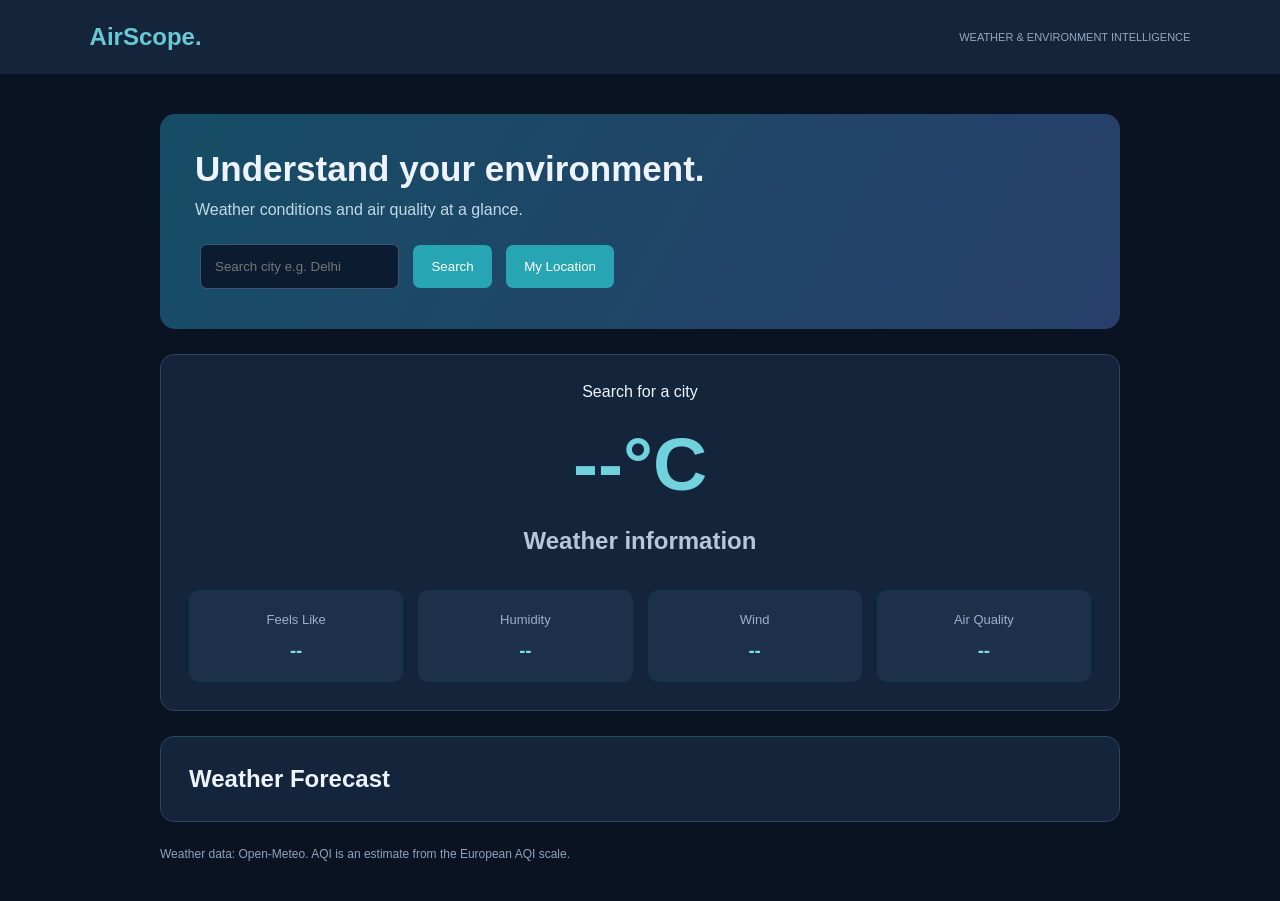
<file: AirScope/index.html>
<!DOCTYPE html>
<html lang="en">
<head>
<meta charset="UTF-8">
<meta name="viewport" content="width=device-width, initial-scale=1">
<title>AirScope | Environment Monitor</title>
<link rel="stylesheet" href="style.css">
</head>
<body>
<header>
<h2>AirScope.</h2>
<span>WEATHER & ENVIRONMENT INTELLIGENCE</span>
</header>
<main>
<section class="search">
<h1>Understand your environment.</h1>
<p>Weather conditions and air quality at a glance.</p>
<input id="city" placeholder="Search city e.g. Delhi">
<button onclick="searchCity()">Search</button>
<button onclick="useLocation()">My Location</button>
</section>
<section class="weather panel">
<p id="location">Search for a city</p>
<h1 id="temperature">--°C</h1>
<h2 id="condition">Weather information</h2>
<div class="stats">
<div><span>Feels Like</span><h3 id="feels">--</h3></div>
<div><span>Humidity</span><h3 id="humidity">--</h3></div>
<div><span>Wind</span><h3 id="wind">--</h3></div>
<div><span>Air Quality</span><h3 id="aqi">--</h3></div>
</div>
<p id="updated"></p>
</section>
<section class="panel">
<h2>Weather Forecast</h2>
<div id="forecast" class="forecast"></div>
</section>
<p class="note">Weather data: Open-Meteo. AQI is an estimate from the European AQI scale.</p>
</main>
<script src="script.js"></script>
</body>
</html>
</file>
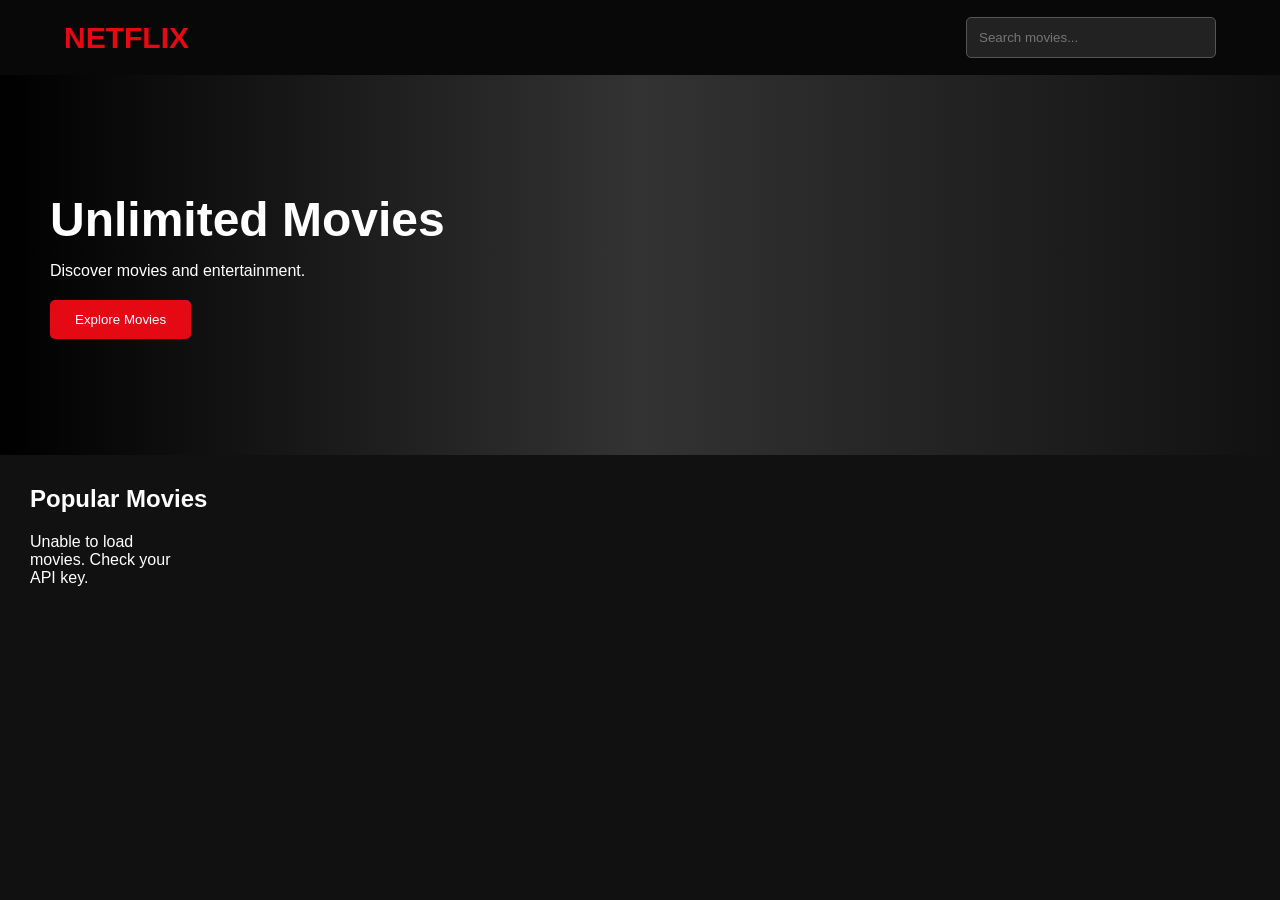
<file: Clone1/index.html>
<!DOCTYPE html>
<html lang="en">
<head>
  <meta charset="UTF-8">
  <meta name="viewport" content="width=device-width, initial-scale=1.0">
  <title>Netflix Clone</title>
  <link rel="stylesheet" href="style.css">
</head>
<body>
  <header>
    <h1 class="logo">NETFLIX</h1>
    <input id="search" placeholder="Search movies...">
  </header>

  <section class="hero">
    <div>
      <h1>Unlimited Movies</h1>
      <p>Discover movies and entertainment.</p>
      <button onclick="loadMovies()">Explore Movies</button>
    </div>
  </section>

  <main>
    <h2>Popular Movies</h2>
    <div id="movies" class="movie-grid"></div>
  </main>

  <script src="script.js"></script>
</body>
</html>
</file>
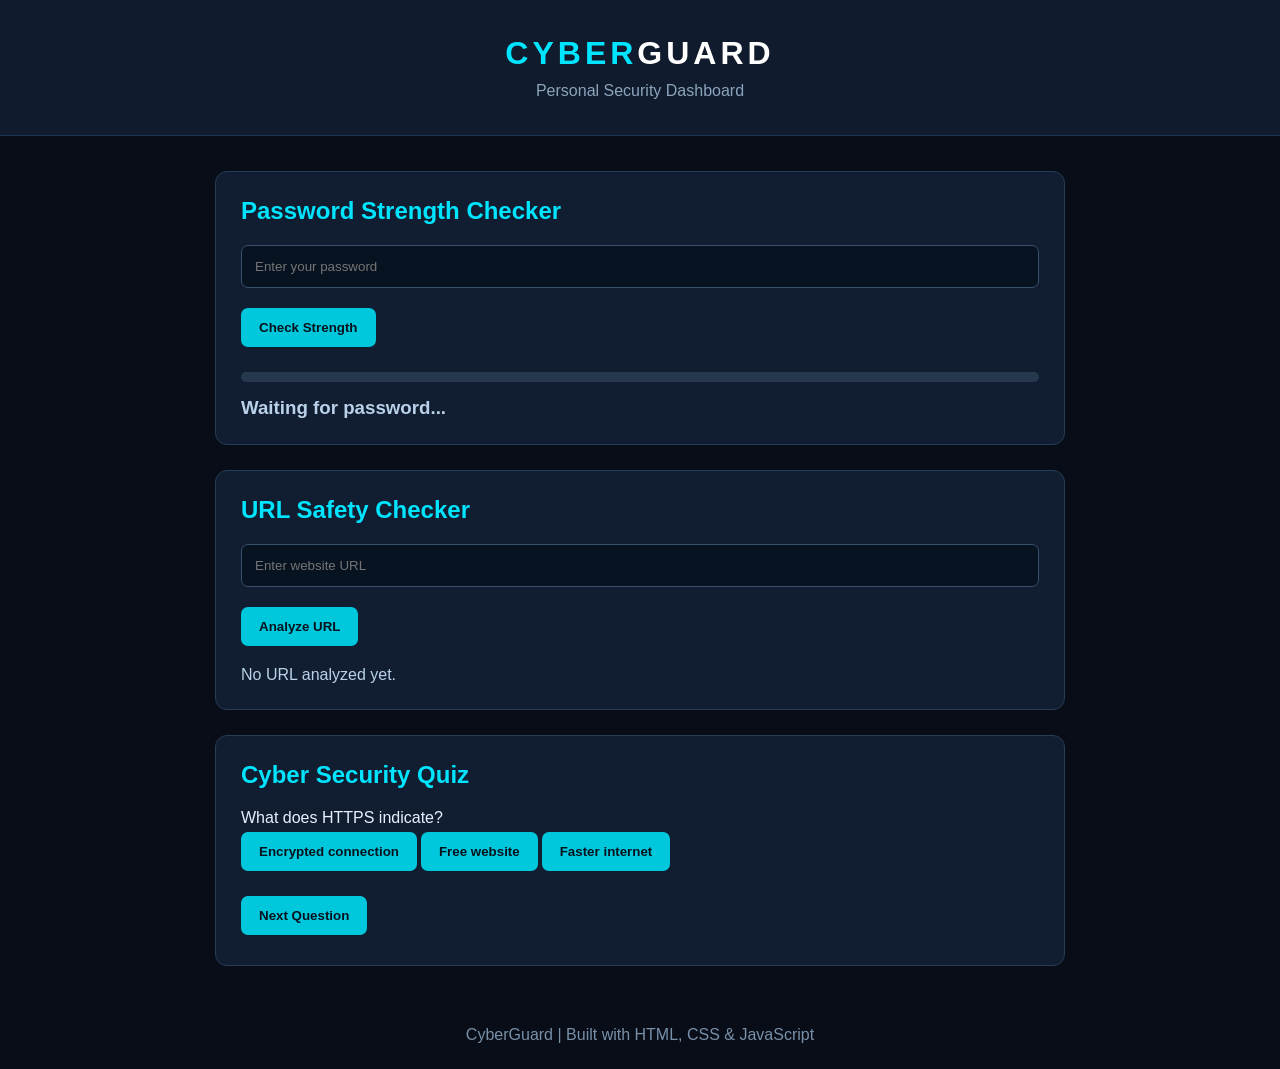
<file: cyberguard/index.html>
<!DOCTYPE html>
<html lang="en">
<head>
    <meta charset="UTF-8">
    <meta name="viewport" content="width=device-width, initial-scale=1.0">
    <title>CyberGuard | Security Lab</title>
    <link rel="stylesheet" href="style.css">
</head>
<body>

<header>
    <h1>CYBER<span>GUARD</span></h1>
    <p>Personal Security Dashboard</p>
</header>

<main>
    <section class="panel">
        <h2>Password Strength Checker</h2>
        <input type="password" id="password" placeholder="Enter your password">
        <button onclick="checkPassword()">Check Strength</button>
        <div class="meter"><div id="bar"></div></div>
        <h3 id="result">Waiting for password...</h3>
    </section>

    <section class="panel">
        <h2>URL Safety Checker</h2>
        <input type="text" id="url" placeholder="Enter website URL">
        <button onclick="checkURL()">Analyze URL</button>
        <p id="urlResult">No URL analyzed yet.</p>
    </section>

    <section class="panel">
        <h2>Cyber Security Quiz</h2>
        <p id="question">What does HTTPS indicate?</p>
        <div id="answers">
            <button onclick="answer(0)">A. Encrypted connection</button>
            <button onclick="answer(1)">B. Free website</button>
            <button onclick="answer(2)">C. Faster internet</button>
        </div>
        <h3 id="quizResult"></h3>
        <button onclick="nextQuestion()">Next Question</button>
    </section>
</main>

<footer>CyberGuard | Built with HTML, CSS & JavaScript</footer>

<script src="script.js"></script>
</body>
</html>
</file>
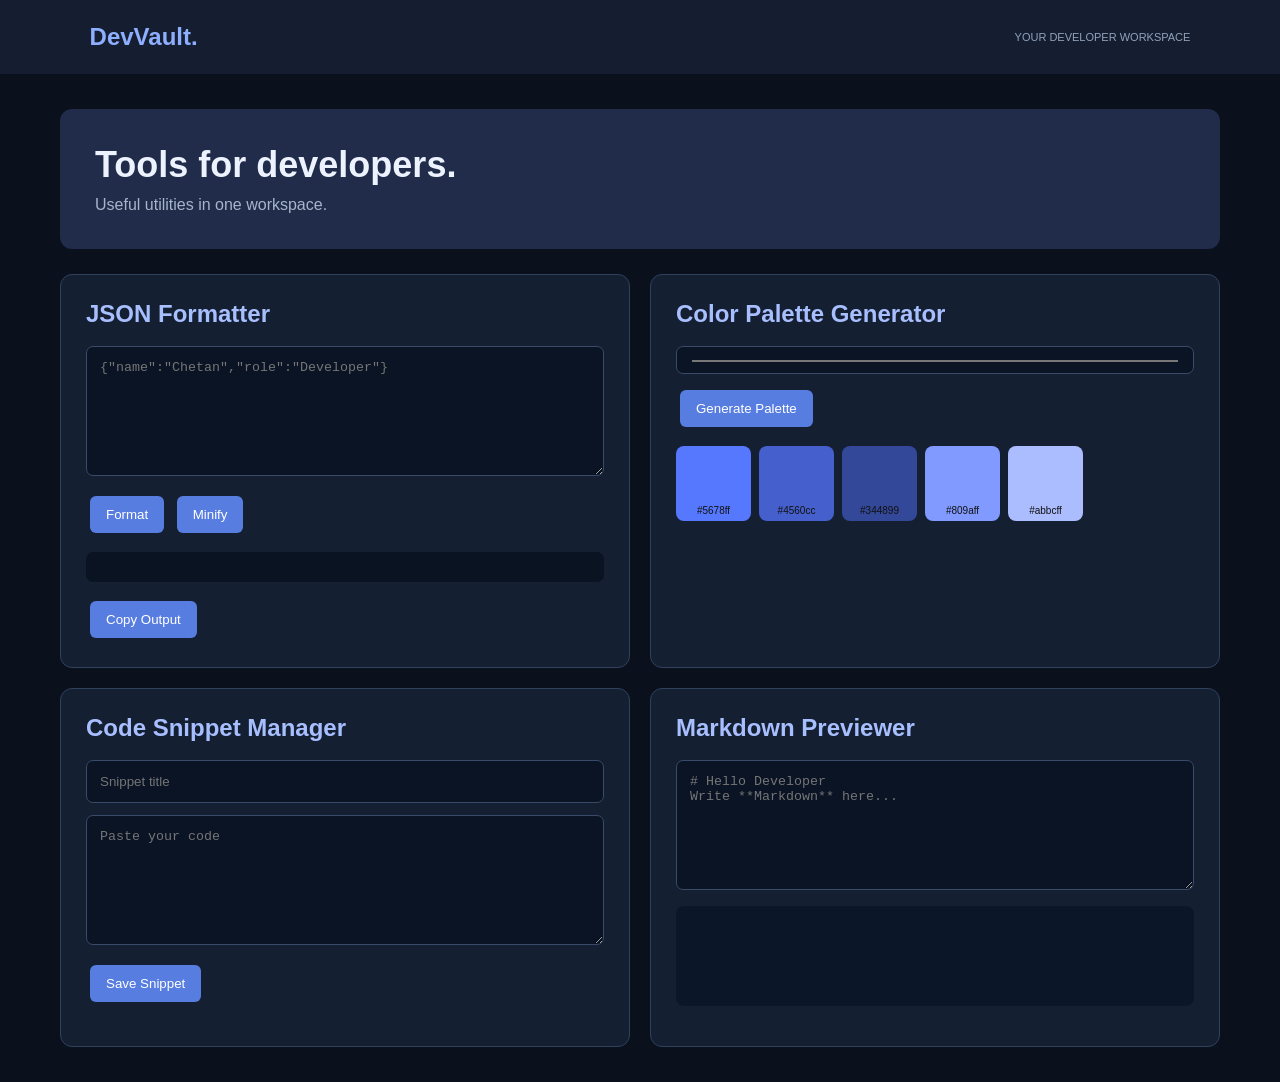
<file: DevVault/index.html>
<!DOCTYPE html>
<html lang="en">
<head>
<meta charset="UTF-8">
<meta name="viewport" content="width=device-width, initial-scale=1">
<title>DevVault | Developer Toolkit</title>
<link rel="stylesheet" href="style.css">
</head>
<body>
<header>
<h2>DevVault.</h2>
<span>YOUR DEVELOPER WORKSPACE</span>
</header>
<main>
<section class="hero">
<h1>Tools for developers.</h1>
<p>Useful utilities in one workspace.</p>
</section>

<section class="grid">
<article class="tool">
<h2>JSON Formatter</h2>
<textarea id="jsonInput" placeholder='{"name":"Chetan","role":"Developer"}'></textarea>
<div class="buttons">
<button onclick="formatJSON()">Format</button>
<button onclick="minifyJSON()">Minify</button>
</div>
<pre id="jsonOutput"></pre>
<button onclick="copyText('jsonOutput')">Copy Output</button>
</article>

<article class="tool">
<h2>Color Palette Generator</h2>
<input type="color" id="colorInput" value="#5678ff">
<button onclick="generatePalette()">Generate Palette</button>
<div id="palette"></div>
</article>

<article class="tool">
<h2>Code Snippet Manager</h2>
<input id="snippetTitle" placeholder="Snippet title">
<textarea id="snippetCode" placeholder="Paste your code"></textarea>
<button onclick="saveSnippet()">Save Snippet</button>
<div id="snippets"></div>
</article>

<article class="tool">
<h2>Markdown Previewer</h2>
<textarea id="markdownInput" placeholder="# Hello Developer&#10;Write **Markdown** here..."></textarea>
<div id="preview"></div>
</article>
</section>
</main>
<script src="script.js"></script>
</body>
</html>
</file>
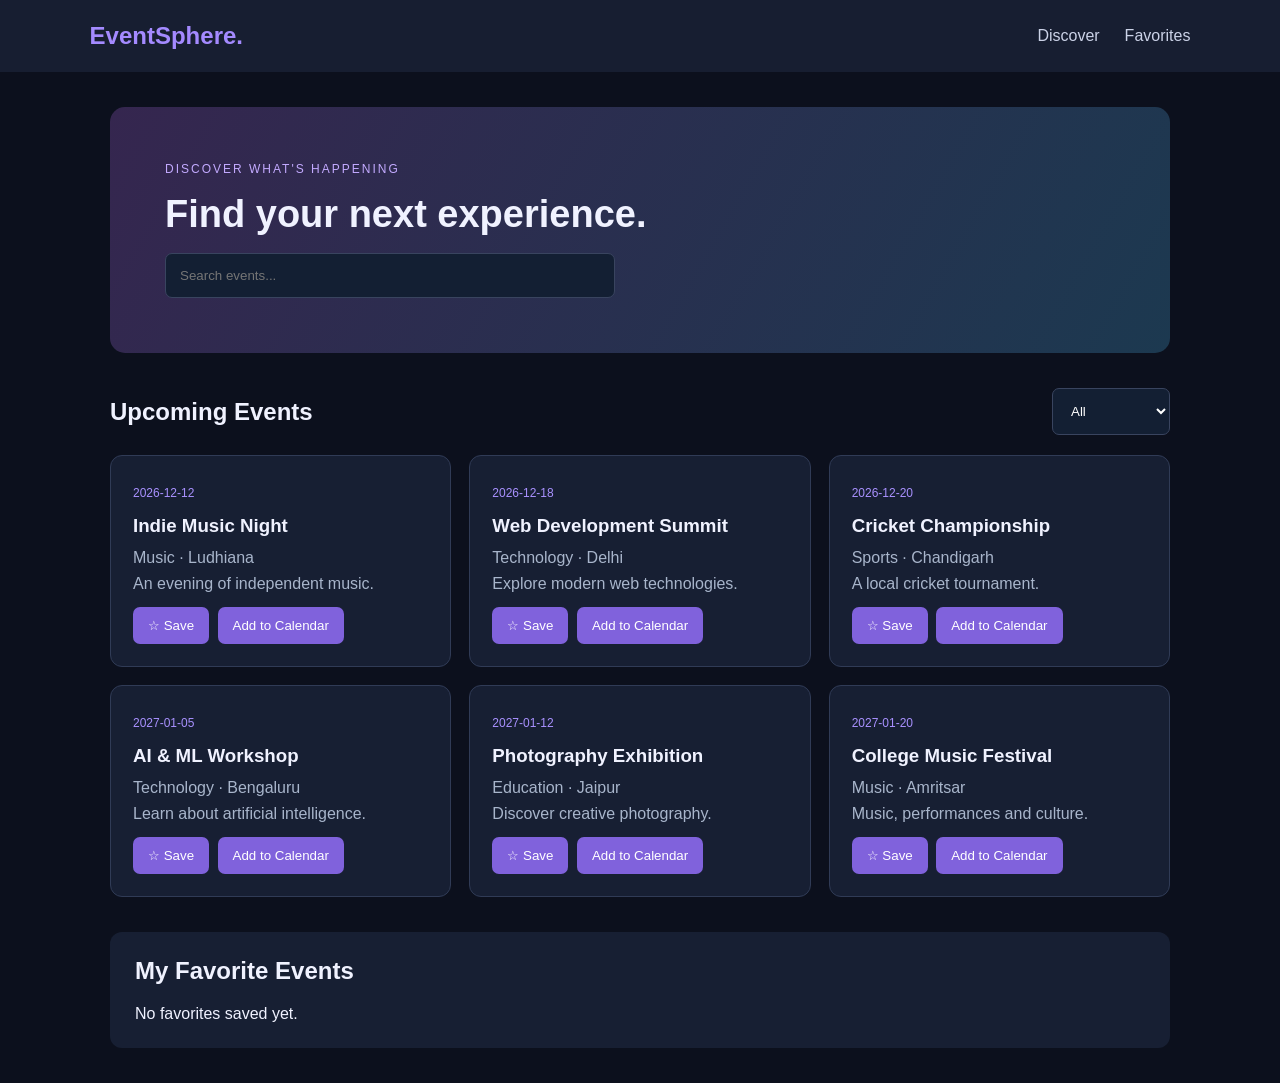
<file: Ev/index.html>
<!DOCTYPE html>
<html lang="en">
<head>
<meta charset="UTF-8">
<meta name="viewport" content="width=device-width, initial-scale=1">
<title>EventSphere | Discover Events</title>
<link rel="stylesheet" href="style.css">
</head>
<body>
<header>
<h2>EventSphere.</h2>
<nav><a href="#events">Discover</a><a href="#saved">Favorites</a></nav>
</header>
<main>
<section class="hero">
<p>DISCOVER WHAT'S HAPPENING</p>
<h1>Find your next experience.</h1>
<input id="search" placeholder="Search events...">
</section>

<section id="events">
<div class="heading">
<h2>Upcoming Events</h2>
<select id="category">
<option>All</option><option>Music</option><option>Technology</option>
<option>Sports</option><option>Education</option>
</select>
</div>
<div id="eventList" class="events"></div>
</section>

<section id="saved" class="panel">
<h2>My Favorite Events</h2>
<div id="favorites"></div>
</section>
</main>
<script src="script.js"></script>
</body>
</html>
</file>
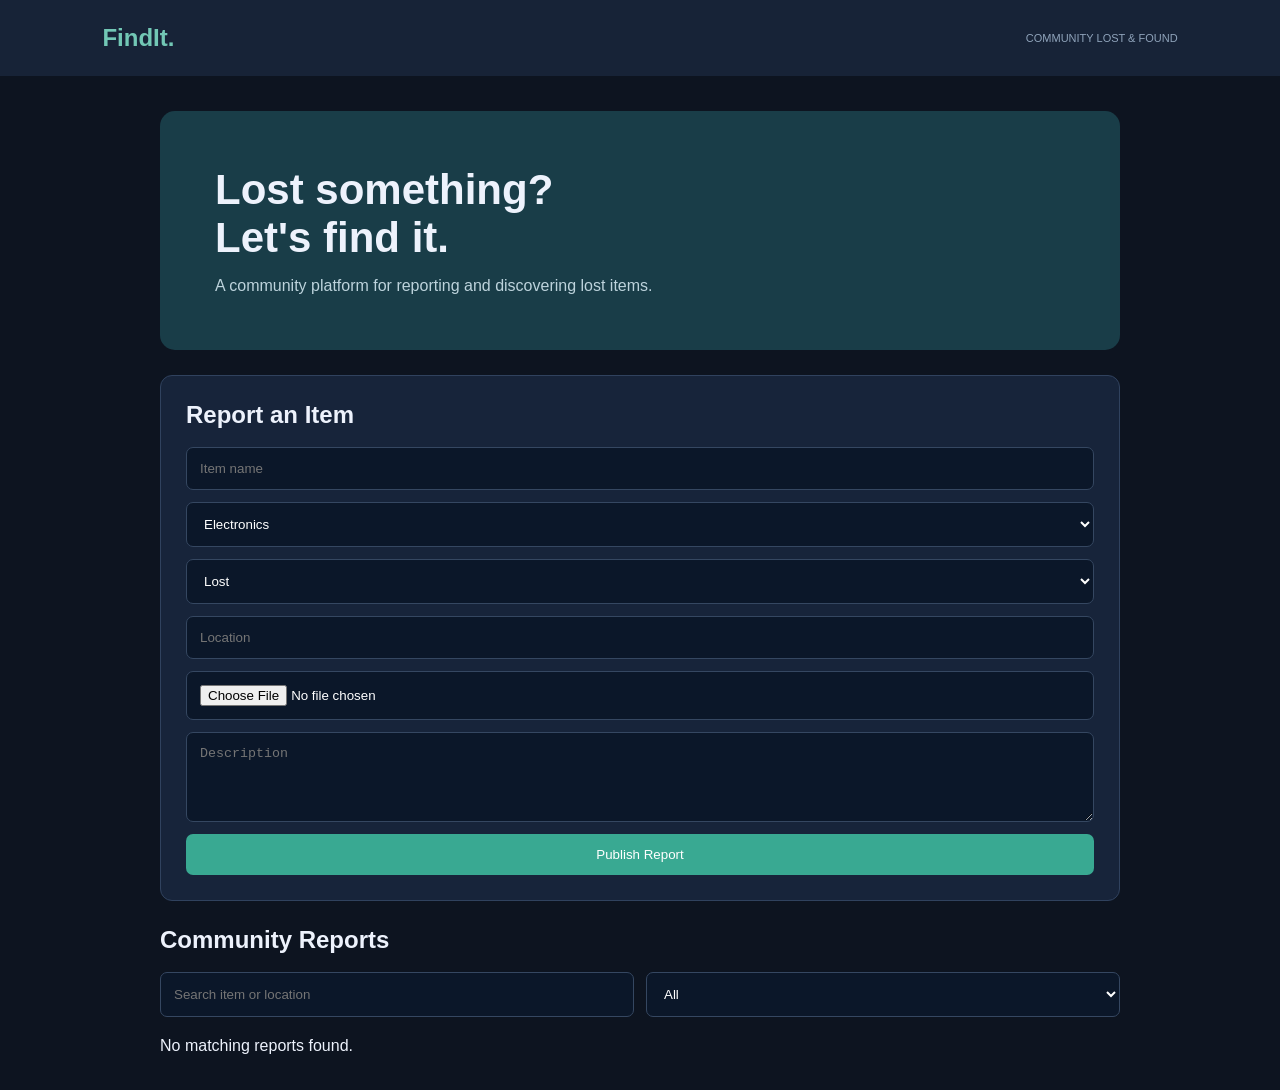
<file: FindIt/index.html>
<!DOCTYPE html>
<html lang="en">
<head>
<meta charset="UTF-8">
<meta name="viewport" content="width=device-width, initial-scale=1">
<title>FindIt | Lost & Found</title>
<link rel="stylesheet" href="style.css">
</head>
<body>
<header>
<h2>FindIt.</h2>
<span>COMMUNITY LOST & FOUND</span>
</header>
<main>
<section class="hero">
<h1>Lost something?<br>Let's find it.</h1>
<p>A community platform for reporting and discovering lost items.</p>
</section>
<section class="panel">
<h2>Report an Item</h2>
<form id="itemForm">
<input id="itemName" placeholder="Item name" required>
<select id="category">
<option>Electronics</option><option>Documents</option>
<option>Accessories</option><option>Books</option><option>Other</option>
</select>
<select id="status"><option>Lost</option><option>Found</option></select>
<input id="location" placeholder="Location" required>
<input id="photo" type="file" accept="image/*">
<textarea id="description" placeholder="Description" required></textarea>
<button>Publish Report</button>
</form>
</section>
<section>
<h2>Community Reports</h2>
<div class="filters">
<input id="search" placeholder="Search item or location">
<select id="filter">
<option>All</option><option>Lost</option><option>Found</option>
</select>
</div>
<div id="items" class="items"></div>
</section>
</main>
<script src="script.js"></script>
</body>
</html>
</file>
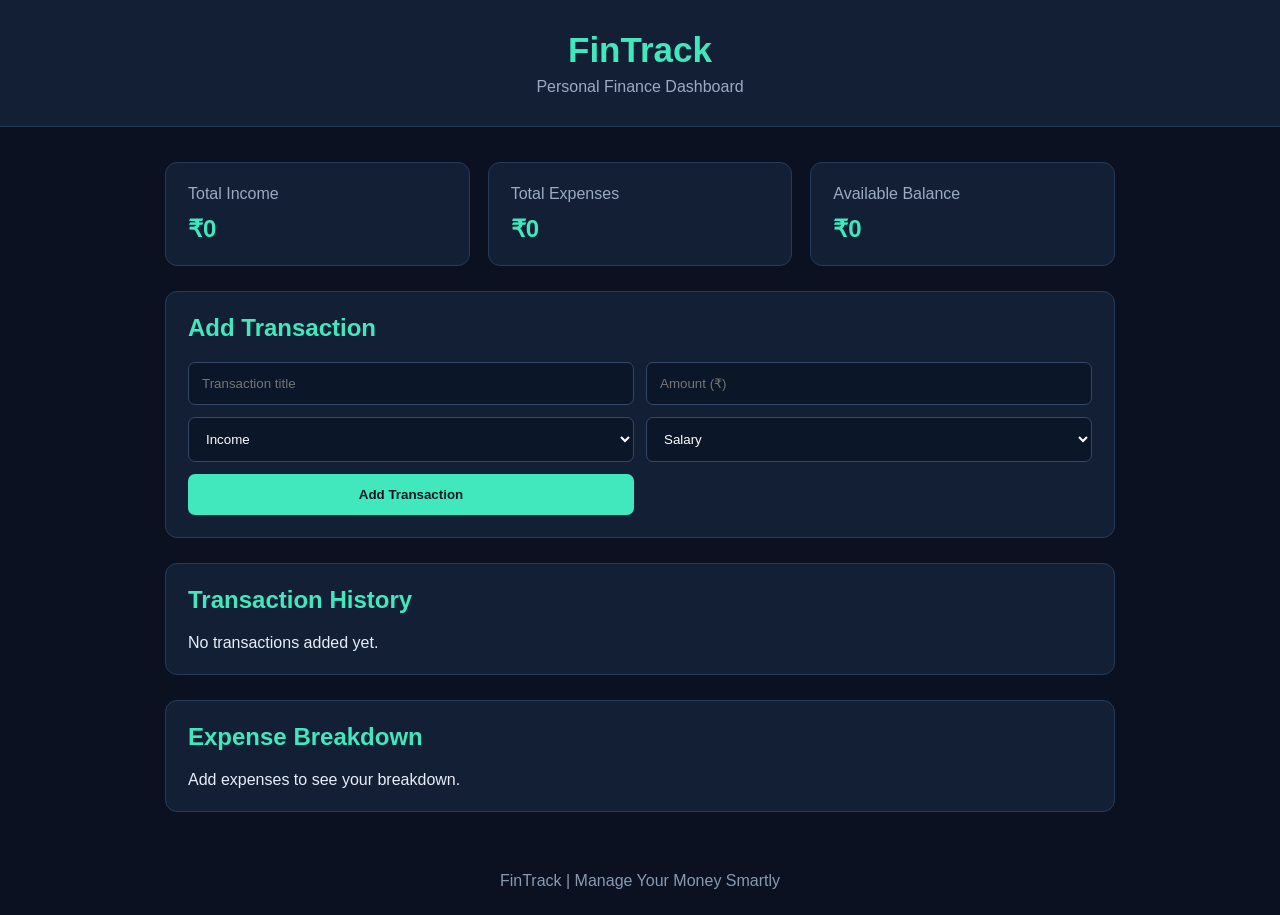
<file: FinTracker/index.html>
<!DOCTYPE html>
<html lang="en">
<head>
    <meta charset="UTF-8">
    <meta name="viewport" content="width=device-width, initial-scale=1.0">
    <title>FinTrack - Expense Manager</title>
    <link rel="stylesheet" href="style.css">
</head>
<body>

<header>
    <h1>FinTrack</h1>
    <p>Personal Finance Dashboard</p>
</header>

<main>
    <section class="summary">
        <div class="card">
            <p>Total Income</p>
            <h2 id="income">₹0</h2>
        </div>

        <div class="card">
            <p>Total Expenses</p>
            <h2 id="expense">₹0</h2>
        </div>

        <div class="card">
            <p>Available Balance</p>
            <h2 id="balance">₹0</h2>
        </div>
    </section>

    <section class="panel">
        <h2>Add Transaction</h2>

        <form id="transactionForm">
            <input type="text" id="title" placeholder="Transaction title" required>

            <input type="number" id="amount" placeholder="Amount (₹)" min="1" step="0.01" required>

            <select id="type">
                <option value="income">Income</option>
                <option value="expense">Expense</option>
            </select>

            <select id="category">
                <option value="Salary">Salary</option>
                <option value="Food">Food</option>
                <option value="Travel">Travel</option>
                <option value="Shopping">Shopping</option>
                <option value="Education">Education</option>
                <option value="Bills">Bills</option>
                <option value="Other">Other</option>
            </select>

            <button type="submit">Add Transaction</button>
        </form>
    </section>

    <section class="panel">
        <h2>Transaction History</h2>
        <div id="transactions"></div>
    </section>

    <section class="panel">
        <h2>Expense Breakdown</h2>
        <div id="chart"></div>
    </section>
</main>

<footer>
    FinTrack | Manage Your Money Smartly
</footer>

<script src="script.js"></script>
</body>
</html>
</file>
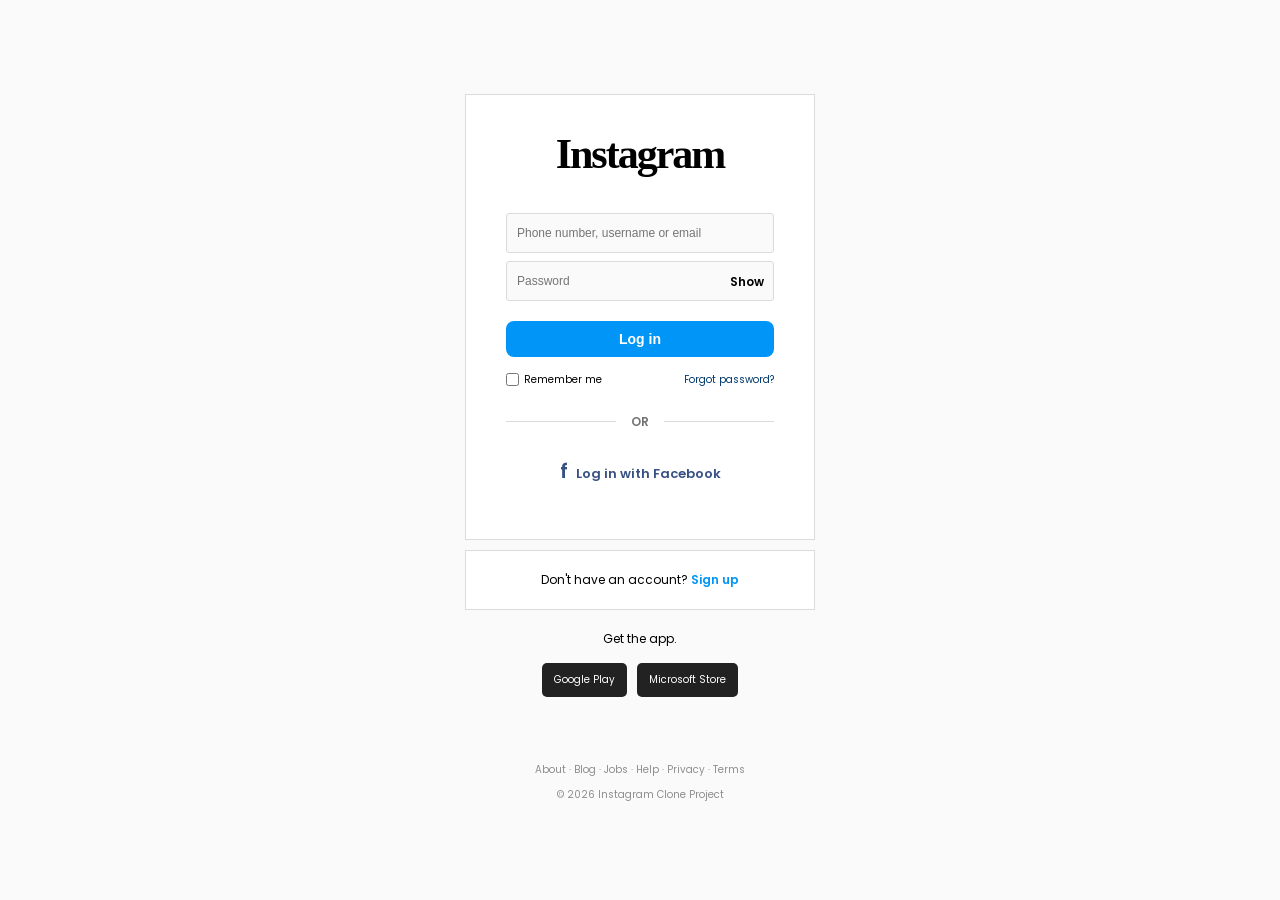
<file: insta/index.html>
<!DOCTYPE html>
<html lang="en">
<head>
    <meta charset="UTF-8">
    <meta name="viewport" content="width=device-width, initial-scale=1.0">
    <title>Instagram Login Clone</title>
    <link rel="stylesheet" href="style.css">
    <link rel="preconnect" href="https://fonts.googleapis.com">
    <link href="https://fonts.googleapis.com/css2?family=Poppins:wght@300;400;500;600&display=swap" rel="stylesheet">
</head>
<body>

    <div class="main-container">

        <div class="login-container">

            <h1 class="logo">Instagram</h1>

            <form id="loginForm">

                <div class="input-group">
                    <input type="text" id="username"
                        placeholder="Phone number, username or email"
                        required>
                </div>

                <div class="input-group password-group">
                    <input type="password" id="password"
                        placeholder="Password" required>
                    <span id="togglePassword">Show</span>
                </div>

                <button type="submit" class="login-btn">
                    Log in
                </button>

                <div class="options">
                    <label>
                        <input type="checkbox" id="remember">
                        Remember me
                    </label>
                    <a href="#" id="forgotPassword">Forgot password?</a>
                </div>

                <div class="divider">
                    <span></span>
                    <p>OR</p>
                    <span></span>
                </div>

                <a href="#" class="facebook-login">
                    <span>f</span> Log in with Facebook
                </a>

                <p id="message"></p>

            </form>

        </div>

        <div class="signup-container">
            Don't have an account?
            <a href="#">Sign up</a>
        </div>

        <div class="app-section">
            <p>Get the app.</p>
            <div class="app-buttons">
                <a href="#">Google Play</a>
                <a href="#">Microsoft Store</a>
            </div>
        </div>

    </div>

    <footer>
        <p>About · Blog · Jobs · Help · Privacy · Terms</p>
        <p>© 2026 Instagram Clone Project</p>
    </footer>

    <script src="script.js"></script>
</body>
</html>
</file>
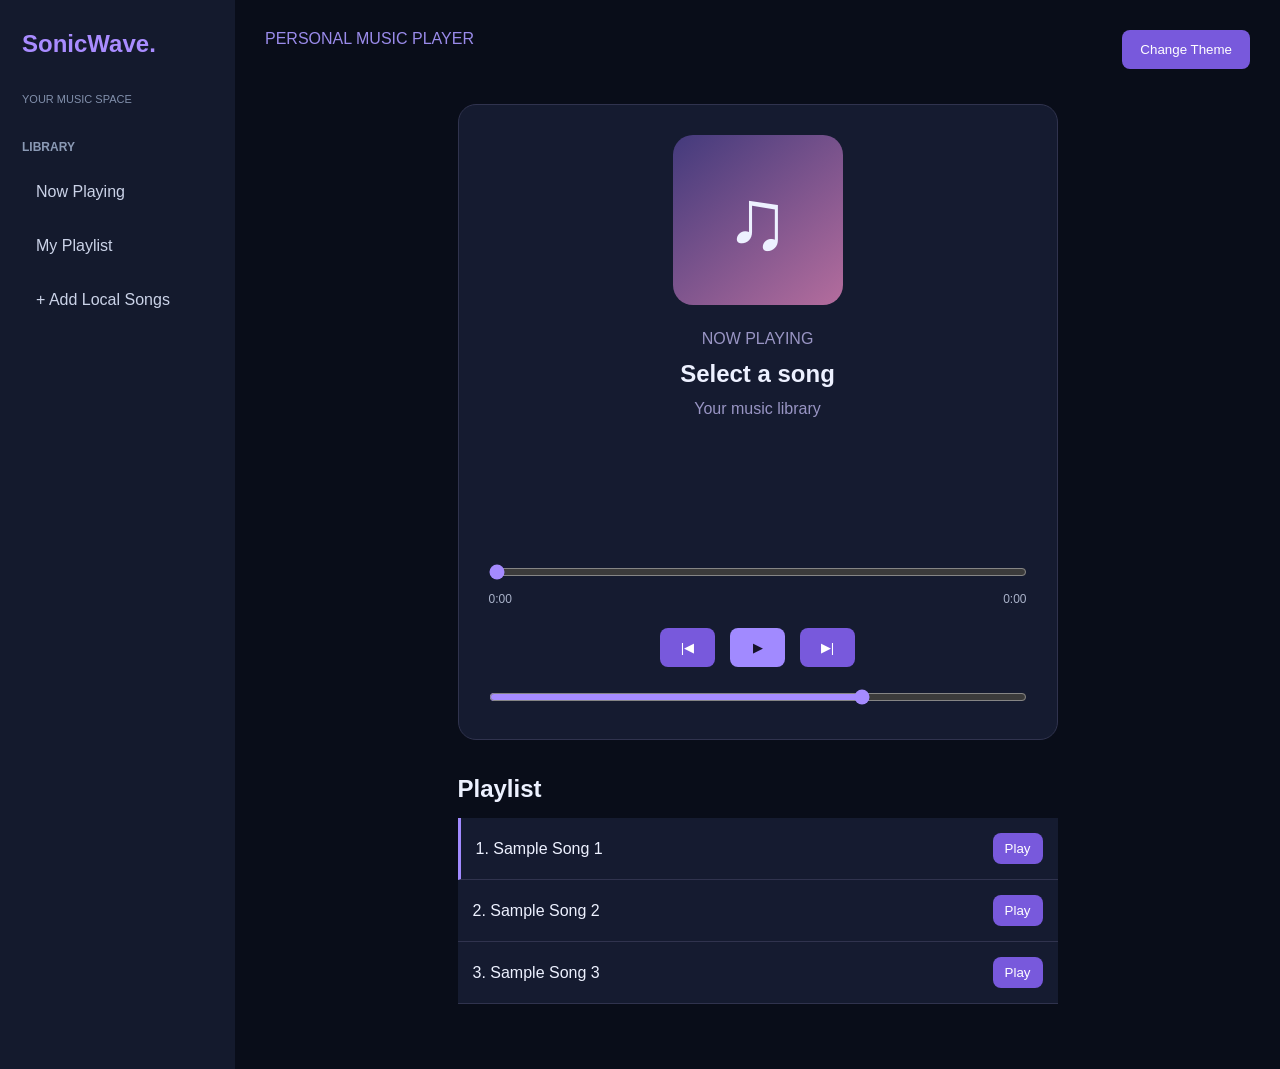
<file: SonicWave/index.html>
<!DOCTYPE html>
<html lang="en">
<head>
<meta charset="UTF-8">
<meta name="viewport" content="width=device-width, initial-scale=1">
<title>SonicWave | Music Player</title>
<link rel="stylesheet" href="style.css">
</head>
<body>
<div class="app">
<aside>
<h2>SonicWave.</h2>
<p>YOUR MUSIC SPACE</p>
<h3>LIBRARY</h3>
<a href="#player">Now Playing</a>
<a href="#playlist">My Playlist</a>
<label class="upload">+ Add Local Songs
<input id="fileInput" type="file" accept="audio/*" multiple hidden>
</label>
</aside>

<main>
<header><span>PERSONAL MUSIC PLAYER</span><button id="theme">Change Theme</button></header>
<section class="player" id="player">
<div class="art">♫</div>
<p>NOW PLAYING</p>
<h1 id="songName">Select a song</h1>
<p id="artist">Your music library</p>
<canvas id="visualizer"></canvas>
<audio id="audio"></audio>
<input type="range" id="seek" min="0" max="100" value="0">
<div class="time"><span id="current">0:00</span><span id="duration">0:00</span></div>
<div class="controls">
<button id="previous">|◀</button>
<button id="play">▶</button>
<button id="next">▶|</button>
</div>
<input type="range" id="volume" min="0" max="1" step="0.01" value="0.7">
</section>
<section id="playlist">
<h2>Playlist</h2>
<div id="songs"></div>
</section>
</main>
</div>
<script src="script.js"></script>
</body>
</html>
</file>
<file: AirScope/style.css>
*{box-sizing:border-box;margin:0;padding:0}
body{background:#091321;color:#edf4ff;font-family:Arial,sans-serif}
header{background:#14243a;padding:23px 7%;display:flex;justify-content:space-between;align-items:center}
header h2{color:#68c9d5}
header span{font-size:11px;color:#93a9c1}
main{max-width:1000px;margin:40px auto;padding:0 20px}
.search{padding:35px;background:linear-gradient(120deg,#164d65,#283f6a);border-radius:15px;margin-bottom:25px}
.search h1{font-size:35px;margin-bottom:12px}
.search p{color:#c3d9e7;margin-bottom:20px}
input{padding:14px;background:#0c1c30;color:white;border:1px solid #405575;border-radius:7px;margin:5px}
button{padding:14px 18px;background:#27a5b2;color:white;border:0;border-radius:7px;cursor:pointer;margin:5px}
.panel{background:#14243a;border:1px solid #304561;border-radius:14px;padding:28px;margin-bottom:25px}
.weather{text-align:center}
#temperature{font-size:75px;color:#70d2dd;margin:20px}
#condition{color:#b4c7dc}
.stats{display:grid;grid-template-columns:repeat(4,1fr);gap:15px;margin-top:35px}
.stats div{padding:20px;background:#1d304a;border-radius:10px}
.stats span{color:#9bb0c9;font-size:13px}
.stats h3{margin-top:12px;color:#7de0dc}
.forecast{display:grid;grid-template-columns:repeat(5,1fr);gap:12px}
.day{padding:15px;background:#1d304a;border-radius:10px;text-align:center}
.day p{margin:10px 0;color:#b7c8dd}
.note{color:#8ea4bd;font-size:12px;margin:20px 0}
@media(max-width:650px){.stats{grid-template-columns:repeat(2,1fr)}.forecast{grid-template-columns:repeat(2,1fr)}header{gap:12px;flex-wrap:wrap}.search h1{font-size:28px}}
</file>
<file: Clone1/style.css>
* {
  margin: 0;
  padding: 0;
  box-sizing: border-box;
}

body {
  background: #111;
  color: white;
  font-family: Arial, sans-serif;
}

header {
  height: 75px;
  display: flex;
  align-items: center;
  justify-content: space-between;
  padding: 0 5%;
  background: #080808;
}

.logo {
  color: #e50914;
  font-size: 30px;
}

input {
  padding: 12px;
  width: 250px;
  border-radius: 5px;
  border: 1px solid #555;
  background: #222;
  color: white;
}

.hero {
  height: 380px;
  display: flex;
  align-items: center;
  padding: 50px;
  background: linear-gradient(90deg, #000, #333, #111);
}

.hero h1 {
  font-size: 48px;
  margin-bottom: 15px;
}

button {
  background: #e50914;
  color: white;
  padding: 12px 25px;
  border: none;
  border-radius: 5px;
  margin-top: 20px;
  cursor: pointer;
}

main {
  padding: 30px;
}

.movie-grid {
  display: grid;
  grid-template-columns: repeat(auto-fill, minmax(150px, 1fr));
  gap: 20px;
  margin-top: 20px;
}

.movie {
  cursor: pointer;
  transition: .3s;
}

.movie:hover {
  transform: scale(1.05);
}

.movie img {
  width: 100%;
  border-radius: 8px;
}

.movie h3 {
  font-size: 14px;
  margin-top: 8px;
}

@media(max-width:600px) {
  .hero h1 { font-size: 30px; }
  input { width: 150px; }
  .hero { padding: 20px; }
}
</file>
<file: cyberguard/style.css>
* {
    margin: 0;
    padding: 0;
    box-sizing: border-box;
}

body {
    background: #080d18;
    color: #e8f1ff;
    font-family: Arial, sans-serif;
}

header {
    text-align: center;
    padding: 35px;
    background: #101b2d;
    border-bottom: 1px solid #1c3650;
}

header h1 {
    color: #00e5ff;
    letter-spacing: 4px;
}

header span {
    color: white;
}

header p {
    color: #8ca5bd;
    margin-top: 10px;
}

main {
    width: 90%;
    max-width: 850px;
    margin: 35px auto;
}

.panel {
    background: #111d30;
    border: 1px solid #263d58;
    border-radius: 12px;
    padding: 25px;
    margin-bottom: 25px;
}

.panel h2 {
    color: #00e5ff;
    margin-bottom: 20px;
}

input {
    width: 100%;
    padding: 13px;
    border: 1px solid #34516e;
    border-radius: 7px;
    background: #081321;
    color: white;
    margin-bottom: 15px;
}

button {
    background: #00c8dc;
    color: #06121d;
    border: none;
    padding: 12px 18px;
    border-radius: 7px;
    cursor: pointer;
    font-weight: bold;
    margin: 5px 4px 5px 0;
}

button:hover {
    background: #65f3ff;
}

.meter {
    height: 10px;
    background: #26384d;
    border-radius: 10px;
    margin-top: 20px;
    overflow: hidden;
}

#bar {
    width: 0;
    height: 100%;
    background: #ff4444;
    transition: 0.3s;
}

#result, #urlResult, #quizResult {
    margin-top: 15px;
    color: #b9d2e9;
}

footer {
    text-align: center;
    padding: 25px;
    color: #7890a8;
}
</file>
<file: DevVault/style.css>
*{box-sizing:border-box;margin:0;padding:0}
body{background:#0a101c;color:#edf2ff;font-family:Arial,sans-serif}
header{padding:23px 7%;background:#151e30;display:flex;justify-content:space-between;align-items:center}
header h2{color:#8eafff}
header span{font-size:11px;color:#91a2bc}
main{max-width:1200px;margin:35px auto;padding:0 20px}
.hero{padding:35px;background:#202c49;border-radius:12px;margin-bottom:25px}
.hero h1{font-size:36px;margin-bottom:10px}
.hero p{color:#a7b5cc}
.grid{display:grid;grid-template-columns:repeat(2,1fr);gap:20px}
.tool{background:#151f32;padding:25px;border:1px solid #30415c;border-radius:12px}
.tool h2{margin-bottom:18px;color:#a8bfff}
textarea,input{width:100%;padding:13px;background:#0a1425;color:white;border:1px solid #394b69;border-radius:7px;margin-bottom:12px}
textarea{min-height:130px;resize:vertical}
button{padding:11px 16px;background:#587de0;color:white;border:0;border-radius:6px;cursor:pointer;margin:4px}
pre{white-space:pre-wrap;overflow-wrap:anywhere;background:#091321;padding:15px;margin:15px 0;border-radius:7px;max-height:220px;overflow:auto}
#palette{display:flex;flex-wrap:wrap;gap:8px;margin:15px 0}
.swatch{width:75px;height:75px;border-radius:8px;display:grid;place-items:end center;padding:5px;font-size:10px;cursor:pointer}
#snippets{margin-top:15px}
.snippet{padding:12px;background:#0c1729;margin:8px 0;border-radius:7px;overflow-wrap:anywhere}
#preview{padding:18px;background:#0b1729;border-radius:8px;min-height:100px;overflow-wrap:anywhere}
@media(max-width:700px){.grid{grid-template-columns:1fr}.hero h1{font-size:29px}}
</file>
<file: Ev/style.css>
*{box-sizing:border-box;margin:0;padding:0}
body{background:#0c101d;color:#f0f2ff;font-family:Arial,sans-serif}
header{padding:22px 7%;display:flex;justify-content:space-between;background:#171e31;align-items:center}
header h2{color:#a48aff}
nav{display:flex;gap:25px}
nav a{color:#cbd2e7;text-decoration:none}
main{max-width:1100px;margin:35px auto;padding:0 20px}
.hero{padding:55px;background:linear-gradient(120deg,#35264f,#1c3950);border-radius:15px;margin-bottom:35px}
.hero p{color:#c3aaff;font-size:12px;letter-spacing:2px}
.hero h1{font-size:38px;margin:17px 0}
input,select{padding:14px;background:#131f33;border:1px solid #39445f;color:white;border-radius:7px}
.hero input{width:min(100%,450px)}
.heading{display:flex;justify-content:space-between;align-items:center;margin-bottom:20px;gap:15px}
.events{display:grid;grid-template-columns:repeat(3,1fr);gap:18px}
.event{background:#171f33;border:1px solid #303b56;padding:22px;border-radius:12px}
.event .date{color:#a991ff;font-size:12px;margin-bottom:15px}
.event h3{margin-bottom:12px}
.event p{color:#a8b5cb;margin:8px 0}
button{background:#8062dc;color:white;border:0;border-radius:7px;padding:11px 15px;cursor:pointer;margin:6px 4px 0 0}
.panel{background:#171f33;padding:25px;border-radius:12px;margin-top:35px}
.panel h2{margin-bottom:20px}
.favorite{padding:13px;border-bottom:1px solid #35415a}
@media(max-width:750px){.events{grid-template-columns:1fr}.hero h1{font-size:29px}.heading{flex-wrap:wrap}}
</file>
<file: FindIt/style.css>
*{box-sizing:border-box;margin:0;padding:0}
body{background:#0d1420;color:#edf2fc;font-family:Arial,sans-serif}
header{padding:24px 8%;background:#172337;display:flex;justify-content:space-between;align-items:center}
header h2{color:#72c7b5}
header span{font-size:11px;color:#8fa3ba}
main{max-width:1000px;margin:35px auto;padding:0 20px}
.hero{padding:55px;background:#193d48;border-radius:15px;margin-bottom:25px}
.hero h1{font-size:42px;margin-bottom:15px}
.hero p{color:#bdd3dc}
.panel,.item{background:#17243a;padding:25px;border:1px solid #30425e;border-radius:12px;margin-bottom:25px}
.panel h2,main section h2{margin-bottom:18px}
form{display:grid;gap:12px}
input,select,textarea{padding:13px;background:#0b1729;color:white;border:1px solid #354761;border-radius:7px;width:100%}
textarea{min-height:90px;resize:vertical}
button{background:#39a992;color:white;border:0;padding:13px;border-radius:7px;cursor:pointer}
.filters{display:flex;gap:12px;margin-bottom:20px}
.items{display:grid;grid-template-columns:repeat(2,1fr);gap:18px}
.item img{width:100%;height:180px;object-fit:cover;border-radius:8px;margin-bottom:12px}
.item h3{margin-bottom:8px}
.item p{color:#a9b9ce;margin:8px 0;overflow-wrap:anywhere}
.item button{margin-top:10px}
@media(max-width:650px){.items{grid-template-columns:1fr}.filters{flex-direction:column}.hero{padding:30px}.hero h1{font-size:32px}}
</file>
<file: FinTracker/style.css>
* {
    margin: 0;
    padding: 0;
    box-sizing: border-box;
}

body {
    background: #0b1120;
    color: #e8eef8;
    font-family: Arial, sans-serif;
}

header {
    padding: 30px;
    text-align: center;
    background: #131f35;
    border-bottom: 1px solid #263b58;
}

header h1 {
    color: #42e8bd;
    font-size: 35px;
}

header p {
    color: #9aabc2;
    margin-top: 8px;
}

main {
    width: 90%;
    max-width: 950px;
    margin: 35px auto;
}

.summary {
    display: grid;
    grid-template-columns: repeat(3, 1fr);
    gap: 18px;
    margin-bottom: 25px;
}

.card, .panel {
    background: #131f35;
    border: 1px solid #263b58;
    border-radius: 12px;
    padding: 22px;
}

.card p {
    color: #9aabc2;
}

.card h2 {
    margin-top: 12px;
    color: #42e8bd;
}

.panel {
    margin-bottom: 25px;
}

.panel h2 {
    margin-bottom: 20px;
    color: #42e8bd;
}

form {
    display: grid;
    grid-template-columns: 1fr 1fr;
    gap: 12px;
}

input, select {
    width: 100%;
    padding: 13px;
    background: #0b1628;
    border: 1px solid #344966;
    border-radius: 7px;
    color: white;
}

button {
    padding: 13px;
    background: #42e8bd;
    color: #071a19;
    border: none;
    border-radius: 7px;
    font-weight: bold;
    cursor: pointer;
}

button:hover {
    background: #8bffdf;
}

.transaction {
    display: flex;
    justify-content: space-between;
    align-items: center;
    gap: 12px;
    padding: 15px 5px;
    border-bottom: 1px solid #293b54;
}

.transaction small {
    display: block;
    color: #91a5bf;
    margin-top: 5px;
}

.income-text {
    color: #42e8bd;
}

.expense-text {
    color: #ff7777;
}

.delete-btn {
    background: #ed6262;
    color: white;
    padding: 8px 12px;
}

.chart-row {
    margin: 18px 0;
}

.chart-label {
    display: flex;
    justify-content: space-between;
    margin-bottom: 7px;
}

.chart-bar {
    height: 12px;
    background: #263b58;
    border-radius: 10px;
    overflow: hidden;
}

.chart-fill {
    height: 100%;
    background: #42e8bd;
    border-radius: 10px;
}

footer {
    text-align: center;
    color: #879ab2;
    padding: 25px;
}

@media (max-width: 650px) {
    .summary {
        grid-template-columns: 1fr;
    }

    form {
        grid-template-columns: 1fr;
    }
}
</file>
<file: insta/style.css>
* {
    margin: 0;
    padding: 0;
    box-sizing: border-box;
}

body {
    font-family: 'Poppins', sans-serif;
    background: #fafafa;
    min-height: 100vh;
    display: flex;
    flex-direction: column;
    align-items: center;
    justify-content: center;
}

.main-container {
    width: 350px;
    text-align: center;
}

.login-container {
    background: white;
    border: 1px solid #dbdbdb;
    padding: 35px 40px;
    width: 100%;
}

.logo {
    font-family: cursive;
    font-size: 42px;
    font-weight: bold;
    margin-bottom: 35px;
    letter-spacing: -2px;
}

.input-group {
    margin-bottom: 8px;
    position: relative;
}

.input-group input {
    width: 100%;
    padding: 12px 10px;
    background: #fafafa;
    border: 1px solid #dbdbdb;
    border-radius: 3px;
    outline: none;
    font-size: 12px;
}

.input-group input:focus {
    border-color: #a8a8a8;
}

.password-group span {
    position: absolute;
    right: 10px;
    top: 12px;
    font-size: 12px;
    font-weight: 600;
    cursor: pointer;
}

.login-btn {
    width: 100%;
    padding: 10px;
    margin-top: 12px;
    border: none;
    border-radius: 8px;
    background: #0095f6;
    color: white;
    font-weight: 600;
    font-size: 14px;
    cursor: pointer;
    transition: 0.3s;
}

.login-btn:hover {
    background: #1877f2;
}

.options {
    display: flex;
    justify-content: space-between;
    align-items: center;
    margin-top: 15px;
    font-size: 10px;
}

.options label {
    display: flex;
    align-items: center;
    gap: 5px;
}

.options a {
    color: #00376b;
    text-decoration: none;
}

.divider {
    display: flex;
    align-items: center;
    gap: 15px;
    margin: 25px 0;
}

.divider span {
    height: 1px;
    background: #dbdbdb;
    flex: 1;
}

.divider p {
    font-size: 12px;
    color: #737373;
    font-weight: 600;
}

.facebook-login {
    text-decoration: none;
    color: #385185;
    font-size: 13px;
    font-weight: 600;
}

.facebook-login span {
    font-size: 20px;
    margin-right: 5px;
}

#message {
    font-size: 12px;
    margin-top: 18px;
    color: #d93025;
}

.signup-container {
    background: white;
    border: 1px solid #dbdbdb;
    padding: 20px;
    margin-top: 10px;
    font-size: 12px;
}

.signup-container a {
    text-decoration: none;
    color: #0095f6;
    font-weight: 600;
}

.app-section {
    margin-top: 20px;
    font-size: 12px;
}

.app-buttons {
    display: flex;
    justify-content: center;
    gap: 10px;
    margin-top: 15px;
}

.app-buttons a {
    background: #222;
    color: white;
    padding: 9px 12px;
    border-radius: 5px;
    text-decoration: none;
    font-size: 10px;
}

footer {
    margin-top: 60px;
    text-align: center;
    color: #8e8e8e;
    font-size: 10px;
    line-height: 25px;
}

@media(max-width: 400px) {
    .main-container {
        width: 90%;
    }

    .login-container {
        padding: 30px 20px;
    }
}
</file>
<file: SonicWave/style.css>
*{box-sizing:border-box;margin:0;padding:0}
body{background:#090d19;color:#edf1ff;font-family:Arial,sans-serif}
.app{display:flex;min-height:100vh}
aside{width:235px;background:#141a2d;padding:30px 22px}
aside h2{color:#a98cff;margin-bottom:35px}
aside p{font-size:11px;color:#8290ac;margin-bottom:35px}
aside h3{font-size:12px;color:#8b9ab5;margin-bottom:15px}
aside a,.upload{display:block;padding:14px;color:#cbd3e8;text-decoration:none;border-radius:7px;margin-bottom:8px;cursor:pointer}
aside a:hover,.upload:hover{background:#282743}
main{flex:1;padding:30px;max-width:1050px;margin:auto}
header{display:flex;justify-content:space-between;margin-bottom:35px;color:#9a8bea}
button{border:0;border-radius:8px;background:#7859dc;color:white;padding:12px 18px;cursor:pointer}
.player{max-width:600px;margin:auto;text-align:center;background:#151b30;border:1px solid #30334e;padding:30px;border-radius:18px}
.art{height:170px;width:170px;margin:0 auto 25px;border-radius:20px;background:linear-gradient(140deg,#433a7c,#b46d9d);display:grid;place-items:center;font-size:85px}
.player>p{color:#9995c4;margin:12px}
.player h1{margin:12px}
canvas{width:100%;height:90px;margin:20px 0}
#seek,#volume{width:100%;accent-color:#a58bff}
.time{display:flex;justify-content:space-between;color:#aab3ca;font-size:12px;margin:8px 0}
.controls{display:flex;justify-content:center;gap:15px;margin:22px}
.controls button{min-width:55px}
#play{background:#a18aff;color:#151329}
#playlist{max-width:600px;margin:35px auto}
#playlist h2{margin-bottom:15px}
.song{display:flex;justify-content:space-between;align-items:center;padding:15px;background:#151b30;border-bottom:1px solid #30334e;gap:12px}
.song button{padding:8px 12px}
.song.active{border-left:3px solid #a18aff}
@media(max-width:650px){aside{width:100%;height:auto} .app{display:block}main{padding:18px} .art{width:140px;height:140px}}
</file>
